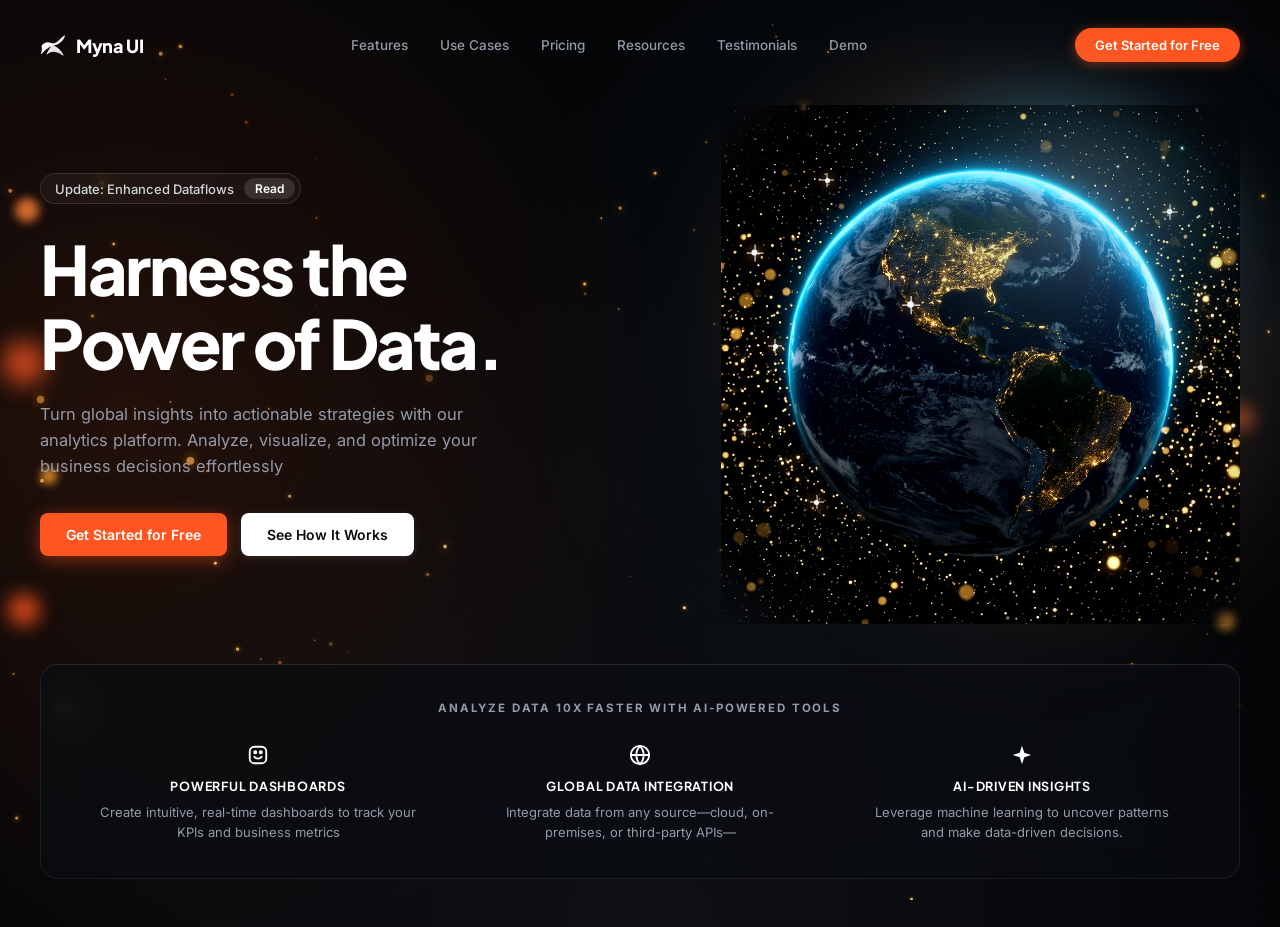
<file: index.html>
<!DOCTYPE html>
<html lang="en">
<head>
  <meta charset="UTF-8">
  <meta name="viewport" content="width=device-width, initial-scale=1.0">
  <title>Myna UI - Harness the Power of Data</title>
  <meta name="description" content="Turn global insights into actionable strategies with our analytics platform. Analyze, visualize, and optimize your business decisions effortlessly.">
  <link rel="preconnect" href="https://fonts.googleapis.com">
  <link rel="preconnect" href="https://fonts.gstatic.com" crossorigin>
  <link href="https://fonts.googleapis.com/css2?family=Plus+Jakarta+Sans:wght@400;500;600;700;800;900&family=Inter:wght@400;500;600;700&display=swap" rel="stylesheet">
  <link rel="stylesheet" href="myna-hero.css">
</head>
<body class="myna-body">

  <!-- SVG Noise Filter for Cosmic Grain Background -->
  <svg class="noise-svg-filter" aria-hidden="true">
    <filter id="noiseFilter">
      <feTurbulence type="fractalNoise" baseFrequency="0.8" numOctaves="3" stitchTiles="stitch"/>
      <feColorMatrix type="matrix" values="1 0 0 0 0  0 1 0 0 0  0 0 1 0 0  0 0 0 0.18 0"/>
    </filter>
  </svg>
  <div class="noise-overlay" aria-hidden="true"></div>

  <!-- Space Ambient & Shimmering Glitter Layer -->
  <div class="space-ambient-layer" aria-hidden="true">
    <!-- Left-Side Glowing Warm Bokeh Orbs -->
    <div class="bokeh-orb bokeh-1"></div>
    <div class="bokeh-orb bokeh-2"></div>
    <div class="bokeh-orb bokeh-3"></div>
    <div class="bokeh-orb bokeh-4"></div>
    <div class="bokeh-orb bokeh-5"></div>
    <div class="bokeh-orb bokeh-6"></div>
    <div class="bokeh-orb bokeh-7"></div>
    <!-- Interactive Canvas for Sparkle Glitters & Data Dust -->
    <canvas id="glitter-canvas"></canvas>
  </div>

  <div class="page-wrapper">

    <!-- Top Navigation Header -->
    <header class="myna-header">
      <div class="myna-logo">
        <svg class="logo-icon" width="26" height="22" viewBox="0 0 26 22" fill="none" xmlns="http://www.w3.org/2000/svg">
          <!-- Stylized Myna bird silhouette -->
          <path d="M1.5 12C3.8 8.5 7.5 7.5 11 9C13 9.8 15 9.5 17 8C19.5 6 22 3 24.5 1.5C24.8 1.3 25.2 1.6 25 2C24 4.5 22.5 7 20 8.8C18 10.2 16.5 11 14 11.5C9.5 12.5 5 15.5 1.5 20C1.2 20.4 0.8 19.8 1 19.3C2 17 2.2 14.5 1.5 12Z" fill="#FFFFFF"/>
          <path d="M12 11.5C15 11.5 18 13.5 20.5 16.5C21.8 18 22.8 19.5 23.5 21C23.7 21.4 23.2 21.8 22.8 21.5C20.5 19.8 18 18.5 15 18C12 17.5 9.5 18.5 7 20.5C6.7 20.7 6.3 20.3 6.5 20C7.8 17.5 9.5 14 12 11.5Z" fill="#FFFFFF" opacity="0.9"/>
        </svg>
        <span class="logo-text">Myna UI</span>
      </div>

      <nav class="myna-nav-links">
        <a href="#features">Features</a>
        <a href="#use-cases">Use Cases</a>
        <a href="#pricing">Pricing</a>
        <a href="#resources">Resources</a>
        <a href="#testimonials">Testimonials</a>
        <a href="#demo">Demo</a>
      </nav>

      <div class="myna-nav-action">
        <a href="#get-started" class="btn-nav-orange">Get Started for Free</a>
      </div>
    </header>

    <!-- Main Hero Section -->
    <main class="myna-hero-section">
      <div class="hero-grid">

        <!-- Left Column: Copy & CTAs -->
        <div class="hero-left-content">
          
          <!-- Announcement Pill Badge -->
          <div class="update-badge">
            <span class="badge-text">Update: Enhanced Dataflows</span>
            <a href="#read" class="badge-link">Read</a>
          </div>

          <!-- Hero Headline -->
          <h1 class="hero-title">
            Harness the<br>
            Power of Data.
          </h1>

          <!-- Hero Subtitle -->
          <p class="hero-subtitle">
            Turn global insights into actionable strategies with our analytics platform. Analyze, visualize, and optimize your business decisions effortlessly
          </p>

          <!-- Action Buttons -->
          <div class="hero-cta-buttons">
            <a href="#get-started" class="btn-hero-orange">Get Started for Free</a>
            <a href="#see-how-it-works" class="btn-hero-white">See How It Works</a>
          </div>

        </div>

        <!-- Right Column: Seamless Illuminated Globe Visual with Glitter Atmosphere -->
        <div class="hero-right-visual">
          <div class="globe-atmosphere-glow"></div>
          <div class="globe-cyan-rim-light"></div>
          <div class="globe-wrapper">
            <img 
              src="assets/earth-globe.jpg" 
              alt="Illuminated 3D Earth Globe with Global Data Networks" 
              class="globe-image"
              id="globe-img"
            >
            <!-- Overlaid 4-Point Sparkling Stars -->
            <div class="glitter-sparkle s1" style="--top: 14%; --left: 20%;"></div>
            <div class="glitter-sparkle s2" style="--top: 28%; --left: 6%;"></div>
            <div class="glitter-sparkle s3" style="--top: 46%; --left: 10%;"></div>
            <div class="glitter-sparkle s4" style="--top: 62%; --left: 4%;"></div>
            <div class="glitter-sparkle s5" style="--top: 76%; --left: 18%;"></div>
            <div class="glitter-sparkle s6" style="--top: 20%; --left: 86%;"></div>
            <div class="glitter-sparkle s7" style="--top: 50%; --left: 92%;"></div>
            <div class="glitter-sparkle s8" style="--top: 38%; --left: 36%;"></div>
          </div>
        </div>

      </div>

      <!-- Bottom Feature Container -->
      <div class="hero-bottom-bar">
        <div class="bar-header-label">
          <span>ANALYZE DATA 10X FASTER WITH AI-POWERED TOOLS</span>
        </div>

        <div class="bar-features-grid">

          <!-- Feature 1: Powerful Dashboards -->
          <div class="feature-item">
            <div class="feature-icon-wrapper">
              <svg width="22" height="22" viewBox="0 0 24 24" fill="none" stroke="#FFFFFF" stroke-width="2" stroke-linecap="round" stroke-linejoin="round">
                <rect x="3" y="3" width="18" height="18" rx="5" />
                <circle cx="9" cy="9" r="1.2" fill="#FFFFFF" />
                <circle cx="15" cy="9" r="1.2" fill="#FFFFFF" />
                <path d="M8 14c1 1.5 2.5 2 4 2s3-.5 4-2" />
              </svg>
            </div>
            <h3 class="feature-title">POWERFUL DASHBOARDS</h3>
            <p class="feature-desc">Create intuitive, real-time dashboards to track your KPIs and business metrics</p>
          </div>

          <!-- Feature 2: Global Data Integration -->
          <div class="feature-item">
            <div class="feature-icon-wrapper">
              <svg width="22" height="22" viewBox="0 0 24 24" fill="none" stroke="#FFFFFF" stroke-width="2" stroke-linecap="round" stroke-linejoin="round">
                <circle cx="12" cy="12" r="10" />
                <path d="M12 2a14.5 14.5 0 0 0 0 20M12 2a14.5 14.5 0 0 1 0 20" />
                <path d="M2 12h20" />
              </svg>
            </div>
            <h3 class="feature-title">GLOBAL DATA INTEGRATION</h3>
            <p class="feature-desc">Integrate data from any source—cloud, on-premises, or third-party APIs—</p>
          </div>

          <!-- Feature 3: AI-Driven Insights -->
          <div class="feature-item">
            <div class="feature-icon-wrapper">
              <svg width="22" height="22" viewBox="0 0 24 24" fill="#FFFFFF">
                <path d="M12 2L14.5 9.5L22 12L14.5 14.5L12 22L9.5 14.5L2 12L9.5 9.5L12 2Z" />
              </svg>
            </div>
            <h3 class="feature-title">AI-DRIVEN INSIGHTS</h3>
            <p class="feature-desc">Leverage machine learning to uncover patterns and make data-driven decisions.</p>
          </div>

        </div>
      </div>
    </main>

  </div>

  <!-- Ambient Shimmering Glitter & Star Dust Script -->
  <script>
    (function() {
      const canvas = document.getElementById('glitter-canvas');
      if (!canvas) return;
      const ctx = canvas.getContext('2d');
      let width, height;
      let particles = [];

      function resize() {
        width = canvas.width = window.innerWidth;
        height = canvas.height = window.innerHeight;
        initParticles();
      }

      function initParticles() {
        particles = [];
        // Dense golden glittering field across the viewport and clustered near the globe
        const totalCount = 95;
        for (let i = 0; i < totalCount; i++) {
          // Weight positions slightly towards the right and left edges
          const isGlobeArea = Math.random() > 0.4;
          const x = isGlobeArea 
            ? (width * 0.45) + (Math.random() * width * 0.55)
            : Math.random() * (width * 0.35);

          const y = Math.random() * height;
          const size = Math.random() > 0.85 ? Math.random() * 2.8 + 1.2 : Math.random() * 1.6 + 0.4;

          particles.push({
            x: x,
            y: y,
            size: size,
            alpha: Math.random() * 0.75 + 0.25,
            baseAlpha: Math.random() * 0.75 + 0.25,
            speedY: (Math.random() - 0.5) * 0.25,
            speedX: (Math.random() - 0.5) * 0.25,
            pulseSpeed: Math.random() * 0.04 + 0.015,
            color: Math.random() > 0.35 
              ? 'rgba(255, 175, 75,' 
              : (Math.random() > 0.5 ? 'rgba(255, 220, 140,' : 'rgba(255, 120, 40,')
          });
        }
      }

      function render() {
        ctx.clearRect(0, 0, width, height);

        for (let i = 0; i < particles.length; i++) {
          const p = particles[i];
          p.x += p.speedX;
          p.y += p.speedY;
          p.alpha += Math.sin(Date.now() * p.pulseSpeed * 0.1) * 0.015;
          const currentAlpha = Math.max(0.12, Math.min(0.95, p.alpha));

          if (p.x < 0) p.x = width;
          if (p.x > width) p.x = 0;
          if (p.y < 0) p.y = height;
          if (p.y > height) p.y = 0;

          ctx.beginPath();
          ctx.arc(p.x, p.y, p.size, 0, Math.PI * 2);
          ctx.fillStyle = p.color + currentAlpha + ')';
          ctx.shadowBlur = p.size > 1.8 ? 10 : 4;
          ctx.shadowColor = '#ff9100';
          ctx.fill();
        }

        requestAnimationFrame(render);
      }

      window.addEventListener('resize', resize);
      resize();
      render();
    })();
  </script>
</body>
</html>
</file>
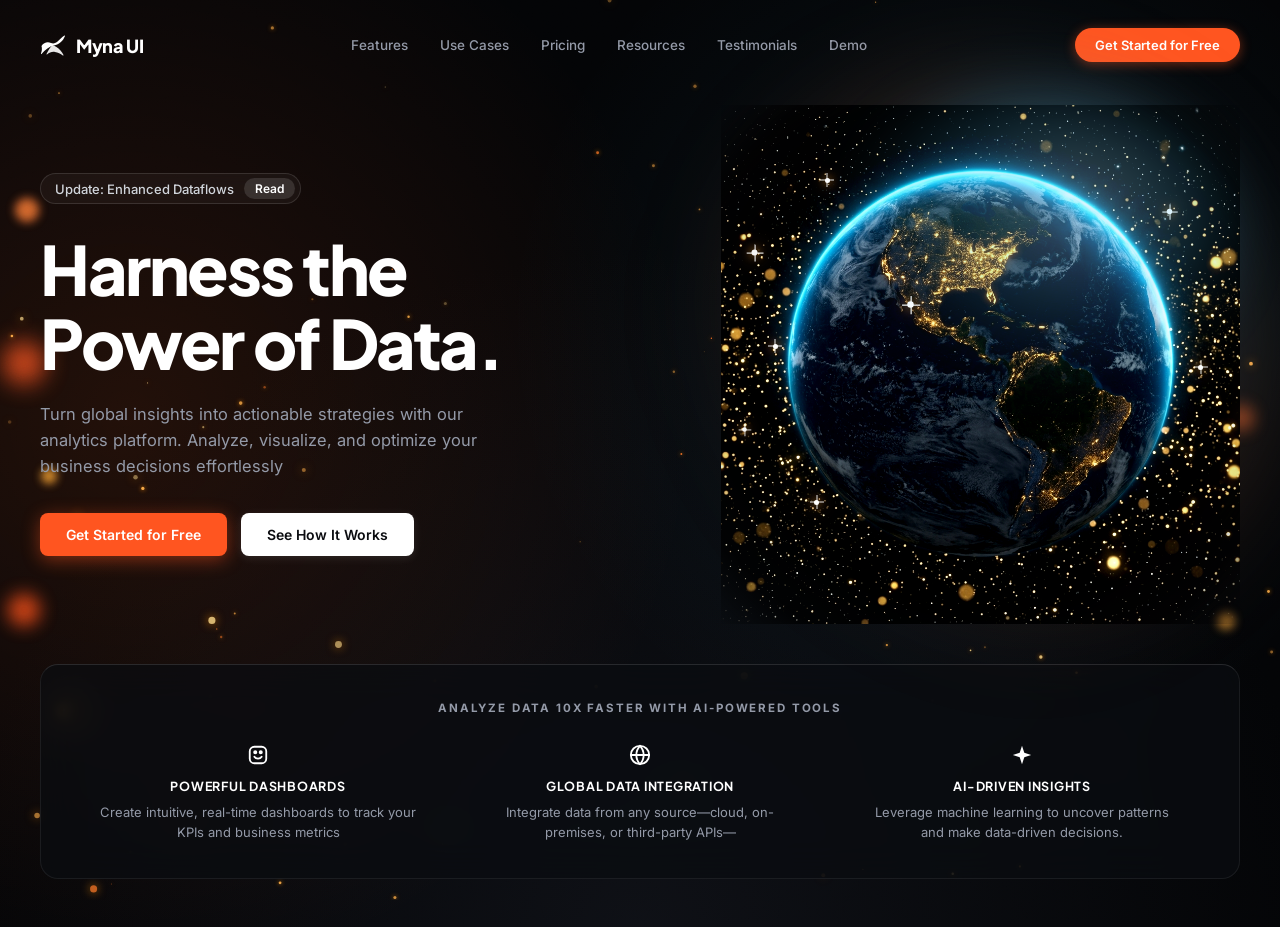
<file: myna-hero.html>
<!DOCTYPE html>
<html lang="en">
<head>
  <meta charset="UTF-8">
  <meta name="viewport" content="width=device-width, initial-scale=1.0">
  <title>Myna UI - Harness the Power of Data</title>
  <meta name="description" content="Turn global insights into actionable strategies with our analytics platform. Analyze, visualize, and optimize your business decisions effortlessly.">
  <link rel="preconnect" href="https://fonts.googleapis.com">
  <link rel="preconnect" href="https://fonts.gstatic.com" crossorigin>
  <link href="https://fonts.googleapis.com/css2?family=Plus+Jakarta+Sans:wght@400;500;600;700;800;900&family=Inter:wght@400;500;600;700&display=swap" rel="stylesheet">
  <link rel="stylesheet" href="myna-hero.css">
</head>
<body class="myna-body">

  <!-- SVG Noise Filter for Cosmic Grain Background -->
  <svg class="noise-svg-filter" aria-hidden="true">
    <filter id="noiseFilter">
      <feTurbulence type="fractalNoise" baseFrequency="0.8" numOctaves="3" stitchTiles="stitch"/>
      <feColorMatrix type="matrix" values="1 0 0 0 0  0 1 0 0 0  0 0 1 0 0  0 0 0 0.18 0"/>
    </filter>
  </svg>
  <div class="noise-overlay" aria-hidden="true"></div>

  <!-- Space Ambient & Shimmering Glitter Layer -->
  <div class="space-ambient-layer" aria-hidden="true">
    <!-- Left-Side Glowing Warm Bokeh Orbs -->
    <div class="bokeh-orb bokeh-1"></div>
    <div class="bokeh-orb bokeh-2"></div>
    <div class="bokeh-orb bokeh-3"></div>
    <div class="bokeh-orb bokeh-4"></div>
    <div class="bokeh-orb bokeh-5"></div>
    <div class="bokeh-orb bokeh-6"></div>
    <div class="bokeh-orb bokeh-7"></div>
    <!-- Interactive Canvas for Sparkle Glitters & Data Dust -->
    <canvas id="glitter-canvas"></canvas>
  </div>

  <div class="page-wrapper">

    <!-- Top Navigation Header -->
    <header class="myna-header">
      <div class="myna-logo">
        <svg class="logo-icon" width="26" height="22" viewBox="0 0 26 22" fill="none" xmlns="http://www.w3.org/2000/svg">
          <!-- Stylized Myna bird silhouette -->
          <path d="M1.5 12C3.8 8.5 7.5 7.5 11 9C13 9.8 15 9.5 17 8C19.5 6 22 3 24.5 1.5C24.8 1.3 25.2 1.6 25 2C24 4.5 22.5 7 20 8.8C18 10.2 16.5 11 14 11.5C9.5 12.5 5 15.5 1.5 20C1.2 20.4 0.8 19.8 1 19.3C2 17 2.2 14.5 1.5 12Z" fill="#FFFFFF"/>
          <path d="M12 11.5C15 11.5 18 13.5 20.5 16.5C21.8 18 22.8 19.5 23.5 21C23.7 21.4 23.2 21.8 22.8 21.5C20.5 19.8 18 18.5 15 18C12 17.5 9.5 18.5 7 20.5C6.7 20.7 6.3 20.3 6.5 20C7.8 17.5 9.5 14 12 11.5Z" fill="#FFFFFF" opacity="0.9"/>
        </svg>
        <span class="logo-text">Myna UI</span>
      </div>

      <nav class="myna-nav-links">
        <a href="#features">Features</a>
        <a href="#use-cases">Use Cases</a>
        <a href="#pricing">Pricing</a>
        <a href="#resources">Resources</a>
        <a href="#testimonials">Testimonials</a>
        <a href="#demo">Demo</a>
      </nav>

      <div class="myna-nav-action">
        <a href="#get-started" class="btn-nav-orange">Get Started for Free</a>
      </div>
    </header>

    <!-- Main Hero Section -->
    <main class="myna-hero-section">
      <div class="hero-grid">

        <!-- Left Column: Copy & CTAs -->
        <div class="hero-left-content">
          
          <!-- Announcement Pill Badge -->
          <div class="update-badge">
            <span class="badge-text">Update: Enhanced Dataflows</span>
            <a href="#read" class="badge-link">Read</a>
          </div>

          <!-- Hero Headline -->
          <h1 class="hero-title">
            Harness the<br>
            Power of Data.
          </h1>

          <!-- Hero Subtitle -->
          <p class="hero-subtitle">
            Turn global insights into actionable strategies with our analytics platform. Analyze, visualize, and optimize your business decisions effortlessly
          </p>

          <!-- Action Buttons -->
          <div class="hero-cta-buttons">
            <a href="#get-started" class="btn-hero-orange">Get Started for Free</a>
            <a href="#see-how-it-works" class="btn-hero-white">See How It Works</a>
          </div>

        </div>

        <!-- Right Column: Seamless Illuminated Globe Visual with Glitter Atmosphere -->
        <div class="hero-right-visual">
          <div class="globe-atmosphere-glow"></div>
          <div class="globe-cyan-rim-light"></div>
          <div class="globe-wrapper">
            <img 
              src="assets/earth-globe.jpg" 
              alt="Illuminated 3D Earth Globe with Global Data Networks" 
              class="globe-image"
              id="globe-img"
            >
            <!-- Overlaid 4-Point Sparkling Stars -->
            <div class="glitter-sparkle s1" style="--top: 14%; --left: 20%;"></div>
            <div class="glitter-sparkle s2" style="--top: 28%; --left: 6%;"></div>
            <div class="glitter-sparkle s3" style="--top: 46%; --left: 10%;"></div>
            <div class="glitter-sparkle s4" style="--top: 62%; --left: 4%;"></div>
            <div class="glitter-sparkle s5" style="--top: 76%; --left: 18%;"></div>
            <div class="glitter-sparkle s6" style="--top: 20%; --left: 86%;"></div>
            <div class="glitter-sparkle s7" style="--top: 50%; --left: 92%;"></div>
            <div class="glitter-sparkle s8" style="--top: 38%; --left: 36%;"></div>
          </div>
        </div>

      </div>

      <!-- Bottom Feature Container -->
      <div class="hero-bottom-bar">
        <div class="bar-header-label">
          <span>ANALYZE DATA 10X FASTER WITH AI-POWERED TOOLS</span>
        </div>

        <div class="bar-features-grid">

          <!-- Feature 1: Powerful Dashboards -->
          <div class="feature-item">
            <div class="feature-icon-wrapper">
              <svg width="22" height="22" viewBox="0 0 24 24" fill="none" stroke="#FFFFFF" stroke-width="2" stroke-linecap="round" stroke-linejoin="round">
                <rect x="3" y="3" width="18" height="18" rx="5" />
                <circle cx="9" cy="9" r="1.2" fill="#FFFFFF" />
                <circle cx="15" cy="9" r="1.2" fill="#FFFFFF" />
                <path d="M8 14c1 1.5 2.5 2 4 2s3-.5 4-2" />
              </svg>
            </div>
            <h3 class="feature-title">POWERFUL DASHBOARDS</h3>
            <p class="feature-desc">Create intuitive, real-time dashboards to track your KPIs and business metrics</p>
          </div>

          <!-- Feature 2: Global Data Integration -->
          <div class="feature-item">
            <div class="feature-icon-wrapper">
              <svg width="22" height="22" viewBox="0 0 24 24" fill="none" stroke="#FFFFFF" stroke-width="2" stroke-linecap="round" stroke-linejoin="round">
                <circle cx="12" cy="12" r="10" />
                <path d="M12 2a14.5 14.5 0 0 0 0 20M12 2a14.5 14.5 0 0 1 0 20" />
                <path d="M2 12h20" />
              </svg>
            </div>
            <h3 class="feature-title">GLOBAL DATA INTEGRATION</h3>
            <p class="feature-desc">Integrate data from any source—cloud, on-premises, or third-party APIs—</p>
          </div>

          <!-- Feature 3: AI-Driven Insights -->
          <div class="feature-item">
            <div class="feature-icon-wrapper">
              <svg width="22" height="22" viewBox="0 0 24 24" fill="#FFFFFF">
                <path d="M12 2L14.5 9.5L22 12L14.5 14.5L12 22L9.5 14.5L2 12L9.5 9.5L12 2Z" />
              </svg>
            </div>
            <h3 class="feature-title">AI-DRIVEN INSIGHTS</h3>
            <p class="feature-desc">Leverage machine learning to uncover patterns and make data-driven decisions.</p>
          </div>

        </div>
      </div>
    </main>

  </div>

  <!-- Ambient Shimmering Glitter & Star Dust Script -->
  <script>
    (function() {
      const canvas = document.getElementById('glitter-canvas');
      if (!canvas) return;
      const ctx = canvas.getContext('2d');
      let width, height;
      let particles = [];

      function resize() {
        width = canvas.width = window.innerWidth;
        height = canvas.height = window.innerHeight;
        initParticles();
      }

      function initParticles() {
        particles = [];
        const totalCount = 95;
        for (let i = 0; i < totalCount; i++) {
          const isGlobeArea = Math.random() > 0.4;
          const x = isGlobeArea 
            ? (width * 0.45) + (Math.random() * width * 0.55)
            : Math.random() * (width * 0.35);

          const y = Math.random() * height;
          const size = Math.random() > 0.85 ? Math.random() * 2.8 + 1.2 : Math.random() * 1.6 + 0.4;

          particles.push({
            x: x,
            y: y,
            size: size,
            alpha: Math.random() * 0.75 + 0.25,
            baseAlpha: Math.random() * 0.75 + 0.25,
            speedY: (Math.random() - 0.5) * 0.25,
            speedX: (Math.random() - 0.5) * 0.25,
            pulseSpeed: Math.random() * 0.04 + 0.015,
            color: Math.random() > 0.35 
              ? 'rgba(255, 175, 75,' 
              : (Math.random() > 0.5 ? 'rgba(255, 220, 140,' : 'rgba(255, 120, 40,')
          });
        }
      }

      function render() {
        ctx.clearRect(0, 0, width, height);

        for (let i = 0; i < particles.length; i++) {
          const p = particles[i];
          p.x += p.speedX;
          p.y += p.speedY;
          p.alpha += Math.sin(Date.now() * p.pulseSpeed * 0.1) * 0.015;
          const currentAlpha = Math.max(0.12, Math.min(0.95, p.alpha));

          if (p.x < 0) p.x = width;
          if (p.x > width) p.x = 0;
          if (p.y < 0) p.y = height;
          if (p.y > height) p.y = 0;

          ctx.beginPath();
          ctx.arc(p.x, p.y, p.size, 0, Math.PI * 2);
          ctx.fillStyle = p.color + currentAlpha + ')';
          ctx.shadowBlur = p.size > 1.8 ? 10 : 4;
          ctx.shadowColor = '#ff9100';
          ctx.fill();
        }

        requestAnimationFrame(render);
      }

      window.addEventListener('resize', resize);
      resize();
      render();
    })();
  </script>
</body>
</html>
</file>
<file: myna-hero.css>
/* ==========================================================================
   Myna UI - Harness the Power of Data (Pixel-Perfect Figma Replication)
   ========================================================================== */

:root {
  --bg-dark: #000000;
  --bg-base: #030406;
  --text-white: #ffffff;
  --text-muted: #949aa8;
  --text-dim: #64748b;
  --orange-primary: #ff5520;
  --orange-hover: #f04815;
  --orange-glow: rgba(255, 85, 32, 0.45);
  --cyan-rim: rgba(56, 189, 248, 0.35);
  --border-glass: rgba(255, 255, 255, 0.12);
  --border-subtle: rgba(255, 255, 255, 0.07);
}

* {
  box-sizing: border-box;
  margin: 0;
  padding: 0;
}

html, body {
  width: 100%;
  min-height: 100vh;
  background-color: var(--bg-dark);
  color: var(--text-white);
  font-family: 'Plus Jakarta Sans', 'Inter', -apple-system, BlinkMacSystemFont, sans-serif;
  overflow-x: hidden;
  -webkit-font-smoothing: antialiased;
  -moz-osx-font-smoothing: grayscale;
}

.myna-body {
  position: relative;
  background-color: var(--bg-base);
  background-image: 
    radial-gradient(circle at 10% 45%, rgba(255, 95, 30, 0.12) 0%, transparent 45%),
    radial-gradient(circle at 75% 35%, rgba(56, 189, 248, 0.08) 0%, transparent 40%),
    radial-gradient(circle at 50% 100%, rgba(15, 17, 23, 0.9) 0%, transparent 60%);
}

/* ================= Film Grain / Cosmic Noise Overlay ================= */
.noise-svg-filter {
  position: absolute;
  width: 0;
  height: 0;
  pointer-events: none;
}

.noise-overlay {
  position: fixed;
  top: 0;
  left: 0;
  width: 100%;
  height: 100%;
  filter: url(#noiseFilter);
  opacity: 0.38;
  pointer-events: none;
  z-index: 2;
  mix-blend-mode: overlay;
}

/* ================= Ambient Bokeh & Canvas Layer ================= */
.space-ambient-layer {
  position: fixed;
  top: 0;
  left: 0;
  width: 100%;
  height: 100%;
  pointer-events: none;
  z-index: 1;
  overflow: hidden;
}

#glitter-canvas {
  position: absolute;
  top: 0;
  left: 0;
  width: 100%;
  height: 100%;
  pointer-events: none;
}

/* Warm Orange Glowing Bokeh Orbs on the Left Edge */
.bokeh-orb {
  position: absolute;
  border-radius: 50%;
  pointer-events: none;
  filter: blur(14px);
  opacity: 0.8;
  animation: floatBokeh 11s ease-in-out infinite alternate;
}

.bokeh-1 {
  width: 24px;
  height: 24px;
  background: #ff7e36;
  left: 1.2%;
  top: 22%;
  filter: blur(5px);
}

.bokeh-2 {
  width: 42px;
  height: 42px;
  background: #ff5722;
  left: 0.2%;
  top: 38%;
  filter: blur(12px);
  animation-delay: -2s;
}

.bokeh-3 {
  width: 16px;
  height: 16px;
  background: #ffa834;
  left: 3.2%;
  top: 52%;
  filter: blur(4px);
  animation-delay: -4s;
}

.bokeh-4 {
  width: 32px;
  height: 32px;
  background: #ff521a;
  left: 0.6%;
  top: 66%;
  filter: blur(9px);
  animation-delay: -6s;
}

.bokeh-5 {
  width: 18px;
  height: 18px;
  background: #ffb443;
  left: 4.5%;
  top: 78%;
  filter: blur(4px);
  animation-delay: -1s;
}

.bokeh-6 {
  width: 26px;
  height: 26px;
  background: #ff6a2b;
  right: 2%;
  top: 45%;
  filter: blur(8px);
  opacity: 0.5;
  animation-delay: -3s;
}

.bokeh-7 {
  width: 18px;
  height: 18px;
  background: #ffaa3b;
  right: 3.5%;
  top: 68%;
  filter: blur(5px);
  opacity: 0.6;
  animation-delay: -5s;
}

@keyframes floatBokeh {
  0% { transform: translateY(0px) scale(1); }
  100% { transform: translateY(-18px) scale(1.12); }
}

/* ================= Page Wrapper ================= */
.page-wrapper {
  position: relative;
  z-index: 10;
  width: 100%;
  max-width: 1360px;
  margin: 0 auto;
  padding: 0 40px;
  display: flex;
  flex-direction: column;
  min-height: 100vh;
}

/* ================= Top Navigation Header ================= */
.myna-header {
  width: 100%;
  padding: 28px 0;
  display: flex;
  align-items: center;
  justify-content: space-between;
}

.myna-logo {
  display: flex;
  align-items: center;
  gap: 10px;
  text-decoration: none;
  cursor: pointer;
}

.logo-icon {
  flex-shrink: 0;
}

.logo-text {
  font-family: 'Plus Jakarta Sans', sans-serif;
  font-size: 18px;
  font-weight: 800;
  letter-spacing: -0.02em;
  color: #ffffff;
}

.myna-nav-links {
  display: flex;
  align-items: center;
  gap: 32px;
}

.myna-nav-links a {
  color: var(--text-muted);
  text-decoration: none;
  font-family: 'Inter', sans-serif;
  font-size: 13.5px;
  font-weight: 500;
  transition: color 0.18s ease;
}

.myna-nav-links a:hover {
  color: #ffffff;
}

.myna-nav-action {
  display: flex;
  align-items: center;
}

.btn-nav-orange {
  background-color: var(--orange-primary);
  color: #ffffff;
  text-decoration: none;
  font-family: 'Inter', sans-serif;
  font-size: 13px;
  font-weight: 600;
  padding: 9px 20px;
  border-radius: 9999px;
  box-shadow: 0 2px 12px var(--orange-glow);
  transition: all 0.2s ease;
  display: inline-block;
}

.btn-nav-orange:hover {
  background-color: var(--orange-hover);
  box-shadow: 0 4px 18px rgba(255, 85, 32, 0.6);
  transform: translateY(-1px);
}

/* ================= Main Hero Section ================= */
.myna-hero-section {
  display: flex;
  flex-direction: column;
  gap: 40px;
  padding-bottom: 48px;
}

.hero-grid {
  display: grid;
  grid-template-columns: 1.12fr 0.88fr;
  align-items: center;
  min-height: 520px;
  gap: 20px;
  padding-top: 15px;
}

/* Left Content */
.hero-left-content {
  display: flex;
  flex-direction: column;
  align-items: flex-start;
  max-width: 580px;
}

/* Announcement Pill Badge */
.update-badge {
  display: inline-flex;
  align-items: center;
  gap: 10px;
  background: rgba(255, 255, 255, 0.04);
  border: 1px solid var(--border-glass);
  padding: 4px 5px 4px 14px;
  border-radius: 9999px;
  margin-bottom: 28px;
  backdrop-filter: blur(10px);
}

.badge-text {
  font-family: 'Inter', sans-serif;
  font-size: 13px;
  font-weight: 500;
  color: #d1d5db;
}

.badge-link {
  background: rgba(255, 255, 255, 0.12);
  color: #ffffff;
  text-decoration: none;
  font-family: 'Inter', sans-serif;
  font-size: 12px;
  font-weight: 600;
  padding: 3px 11px;
  border-radius: 9999px;
  transition: background 0.15s ease;
}

.badge-link:hover {
  background: rgba(255, 255, 255, 0.22);
}

/* Headline */
.hero-title {
  font-family: 'Plus Jakarta Sans', sans-serif;
  font-size: 68px;
  font-weight: 800;
  line-height: 1.08;
  letter-spacing: -0.035em;
  color: #ffffff;
  margin-bottom: 22px;
}

/* Subtitle */
.hero-subtitle {
  font-family: 'Inter', sans-serif;
  font-size: 16.5px;
  line-height: 1.58;
  color: var(--text-muted);
  font-weight: 400;
  margin-bottom: 34px;
  max-width: 480px;
}

/* Hero CTA Group */
.hero-cta-buttons {
  display: flex;
  align-items: center;
  gap: 14px;
}

.btn-hero-orange {
  background-color: var(--orange-primary);
  color: #ffffff;
  text-decoration: none;
  font-family: 'Inter', sans-serif;
  font-size: 14px;
  font-weight: 600;
  padding: 13px 26px;
  border-radius: 8px;
  box-shadow: 0 4px 18px var(--orange-glow);
  transition: all 0.2s ease;
  display: inline-block;
}

.btn-hero-orange:hover {
  background-color: var(--orange-hover);
  transform: translateY(-2px);
  box-shadow: 0 8px 24px rgba(255, 85, 32, 0.65);
}

.btn-hero-white {
  background-color: #ffffff;
  color: #0b0c10;
  text-decoration: none;
  font-family: 'Inter', sans-serif;
  font-size: 14px;
  font-weight: 600;
  padding: 13px 26px;
  border-radius: 8px;
  box-shadow: 0 2px 10px rgba(255, 255, 255, 0.1);
  transition: all 0.2s ease;
  display: inline-block;
}

.btn-hero-white:hover {
  background-color: #f3f4f6;
  transform: translateY(-2px);
  box-shadow: 0 6px 18px rgba(255, 255, 255, 0.2);
}

/* ================= Right Visual (Globe & Atmosphere Filter) ================= */
.hero-right-visual {
  position: relative;
  display: flex;
  align-items: center;
  justify-content: center;
  width: 100%;
}

/* Deep Ambient Glow Backdrop */
.globe-atmosphere-glow {
  position: absolute;
  width: 580px;
  height: 580px;
  border-radius: 50%;
  background: radial-gradient(
    circle at 65% 35%, 
    rgba(56, 189, 248, 0.28) 0%, 
    rgba(255, 110, 40, 0.14) 45%, 
    rgba(0, 0, 0, 0) 72%
  );
  filter: blur(52px);
  pointer-events: none;
  z-index: 1;
}

/* Cyan Atmospheric Rim Light Arc along Top-Right */
.globe-cyan-rim-light {
  position: absolute;
  top: -10px;
  right: 15px;
  width: 380px;
  height: 280px;
  border-radius: 50%;
  background: radial-gradient(
    ellipse at 60% 40%, 
    rgba(186, 230, 253, 0.35) 0%, 
    rgba(56, 189, 248, 0.2) 40%, 
    transparent 70%
  );
  filter: blur(32px);
  pointer-events: none;
  z-index: 3;
}

.globe-wrapper {
  position: relative;
  width: 100%;
  max-width: 610px;
  aspect-ratio: 1 / 1;
  display: flex;
  align-items: center;
  justify-content: center;
  z-index: 2;
  /* Seamless blending into deep background without hard edges */
  mask-image: radial-gradient(circle at 50% 50%, black 65%, rgba(0, 0, 0, 0.8) 85%, transparent 100%);
  -webkit-mask-image: radial-gradient(circle at 50% 50%, black 65%, rgba(0, 0, 0, 0.8) 85%, transparent 100%);
}

.globe-image {
  width: 100%;
  height: 100%;
  object-fit: cover;
  position: relative;
  z-index: 2;
  mix-blend-mode: screen;
  filter: brightness(1.05) contrast(1.08) drop-shadow(0 0 40px rgba(56, 189, 248, 0.25));
  animation: subtleFloat 9s ease-in-out infinite alternate;
}

@keyframes subtleFloat {
  0% { transform: translateY(0) scale(1); }
  100% { transform: translateY(-8px) scale(1.015); }
}

/* Overlaid Sparkle / Glitter 4-Point Stars */
.glitter-sparkle {
  position: absolute;
  top: var(--top);
  left: var(--left);
  width: 5px;
  height: 5px;
  background: #ffffff;
  border-radius: 50%;
  box-shadow: 0 0 8px #ffa726, 0 0 16px #ff7043;
  z-index: 4;
  pointer-events: none;
  animation: sparkleTwinkle 3.2s ease-in-out infinite alternate;
}

.glitter-sparkle::before,
.glitter-sparkle::after {
  content: '';
  position: absolute;
  top: 50%;
  left: 50%;
  background: rgba(255, 255, 255, 0.9);
  transform: translate(-50%, -50%);
}

.glitter-sparkle::before {
  width: 1px;
  height: 14px;
}

.glitter-sparkle::after {
  width: 14px;
  height: 1px;
}

.glitter-sparkle.s1 { animation-delay: 0s; }
.glitter-sparkle.s2 { animation-delay: 0.7s; transform: scale(1.2); }
.glitter-sparkle.s3 { animation-delay: 1.4s; }
.glitter-sparkle.s4 { animation-delay: 0.3s; transform: scale(0.9); }
.glitter-sparkle.s5 { animation-delay: 1.9s; }
.glitter-sparkle.s6 { animation-delay: 1.1s; transform: scale(1.1); }
.glitter-sparkle.s7 { animation-delay: 2.2s; }
.glitter-sparkle.s8 { animation-delay: 0.5s; transform: scale(1.3); }

@keyframes sparkleTwinkle {
  0%, 100% { opacity: 0.25; transform: scale(0.75); }
  50% { opacity: 1; transform: scale(1.25); filter: drop-shadow(0 0 6px #ffffff); }
}

/* ================= Bottom Feature Container ================= */
.hero-bottom-bar {
  width: 100%;
  background: rgba(11, 13, 17, 0.72);
  backdrop-filter: blur(20px);
  -webkit-backdrop-filter: blur(20px);
  border: 1px solid var(--border-subtle);
  border-top: 1px solid rgba(255, 255, 255, 0.12);
  border-radius: 18px;
  padding: 30px 44px 36px 44px;
}

.bar-header-label {
  text-align: center;
  margin-bottom: 28px;
}

.bar-header-label span {
  font-family: 'Inter', sans-serif;
  font-size: 11.5px;
  font-weight: 700;
  letter-spacing: 0.16em;
  text-transform: uppercase;
  color: var(--text-muted);
}

.bar-features-grid {
  display: grid;
  grid-template-columns: repeat(3, 1fr);
  gap: 36px;
}

.feature-item {
  display: flex;
  flex-direction: column;
  align-items: center;
  text-align: center;
  padding: 0 10px;
}

.feature-icon-wrapper {
  display: flex;
  align-items: center;
  justify-content: center;
  margin-bottom: 12px;
  color: #ffffff;
  transition: transform 0.2s ease;
}

.feature-item:hover .feature-icon-wrapper {
  transform: translateY(-2px) scale(1.1);
  color: var(--orange-primary);
}

.feature-title {
  font-family: 'Plus Jakarta Sans', sans-serif;
  font-size: 12.5px;
  font-weight: 700;
  letter-spacing: 0.06em;
  text-transform: uppercase;
  color: #ffffff;
  margin-bottom: 8px;
}

.feature-desc {
  font-family: 'Inter', sans-serif;
  font-size: 13px;
  line-height: 1.55;
  color: var(--text-muted);
  max-width: 320px;
}

/* ================= Responsive Layout ================= */
@media (max-width: 1024px) {
  .hero-title {
    font-size: 50px;
  }
  .hero-grid {
    grid-template-columns: 1fr;
    text-align: center;
  }
  .hero-left-content {
    align-items: center;
    max-width: 100%;
  }
  .hero-right-visual {
    margin-top: 20px;
  }
  .bar-features-grid {
    grid-template-columns: 1fr;
    gap: 24px;
  }
}

@media (max-width: 768px) {
  .page-wrapper {
    padding: 0 20px;
  }
  .myna-nav-links {
    display: none;
  }
  .hero-title {
    font-size: 38px;
  }
  .hero-cta-buttons {
    flex-direction: column;
    width: 100%;
  }
  .btn-hero-orange, .btn-hero-white {
    width: 100%;
    text-align: center;
  }
  .hero-bottom-bar {
    padding: 24px 20px;
  }
}
</file>
